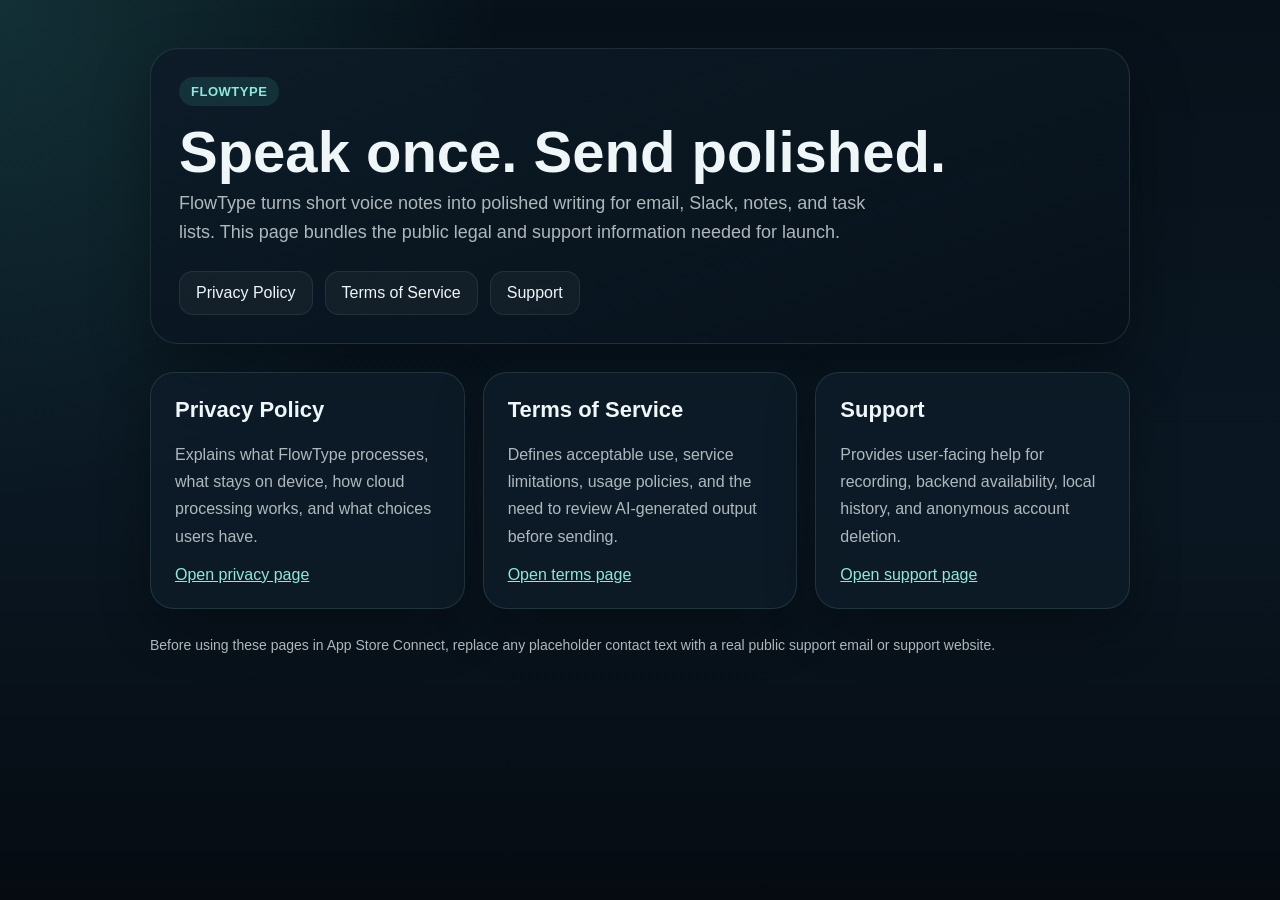
<file: docs/index.html>
<!DOCTYPE html>
<html lang="en">
<head>
  <meta charset="utf-8">
  <meta name="viewport" content="width=device-width, initial-scale=1">
  <title>FlowType Legal and Support</title>
  <link rel="stylesheet" href="./styles.css">
</head>
<body>
  <main class="page">
    <section class="hero">
      <div class="eyebrow">FlowType</div>
      <h1>Speak once. Send polished.</h1>
      <p class="lede">
        FlowType turns short voice notes into polished writing for email, Slack, notes, and task lists.
        This page bundles the public legal and support information needed for launch.
      </p>
      <nav class="nav" aria-label="Primary">
        <a href="./privacy.html">Privacy Policy</a>
        <a href="./terms.html">Terms of Service</a>
        <a href="./support.html">Support</a>
      </nav>
    </section>

    <section class="grid">
      <article class="card">
        <h2>Privacy Policy</h2>
        <p>Explains what FlowType processes, what stays on device, how cloud processing works, and what choices users have.</p>
        <a href="./privacy.html">Open privacy page</a>
      </article>

      <article class="card">
        <h2>Terms of Service</h2>
        <p>Defines acceptable use, service limitations, usage policies, and the need to review AI-generated output before sending.</p>
        <a href="./terms.html">Open terms page</a>
      </article>

      <article class="card">
        <h2>Support</h2>
        <p>Provides user-facing help for recording, backend availability, local history, and anonymous account deletion.</p>
        <a href="./support.html">Open support page</a>
      </article>
    </section>

    <p class="footer">
      Before using these pages in App Store Connect, replace any placeholder contact text with a real public support email or support website.
    </p>
  </main>
</body>
</html>
</file>
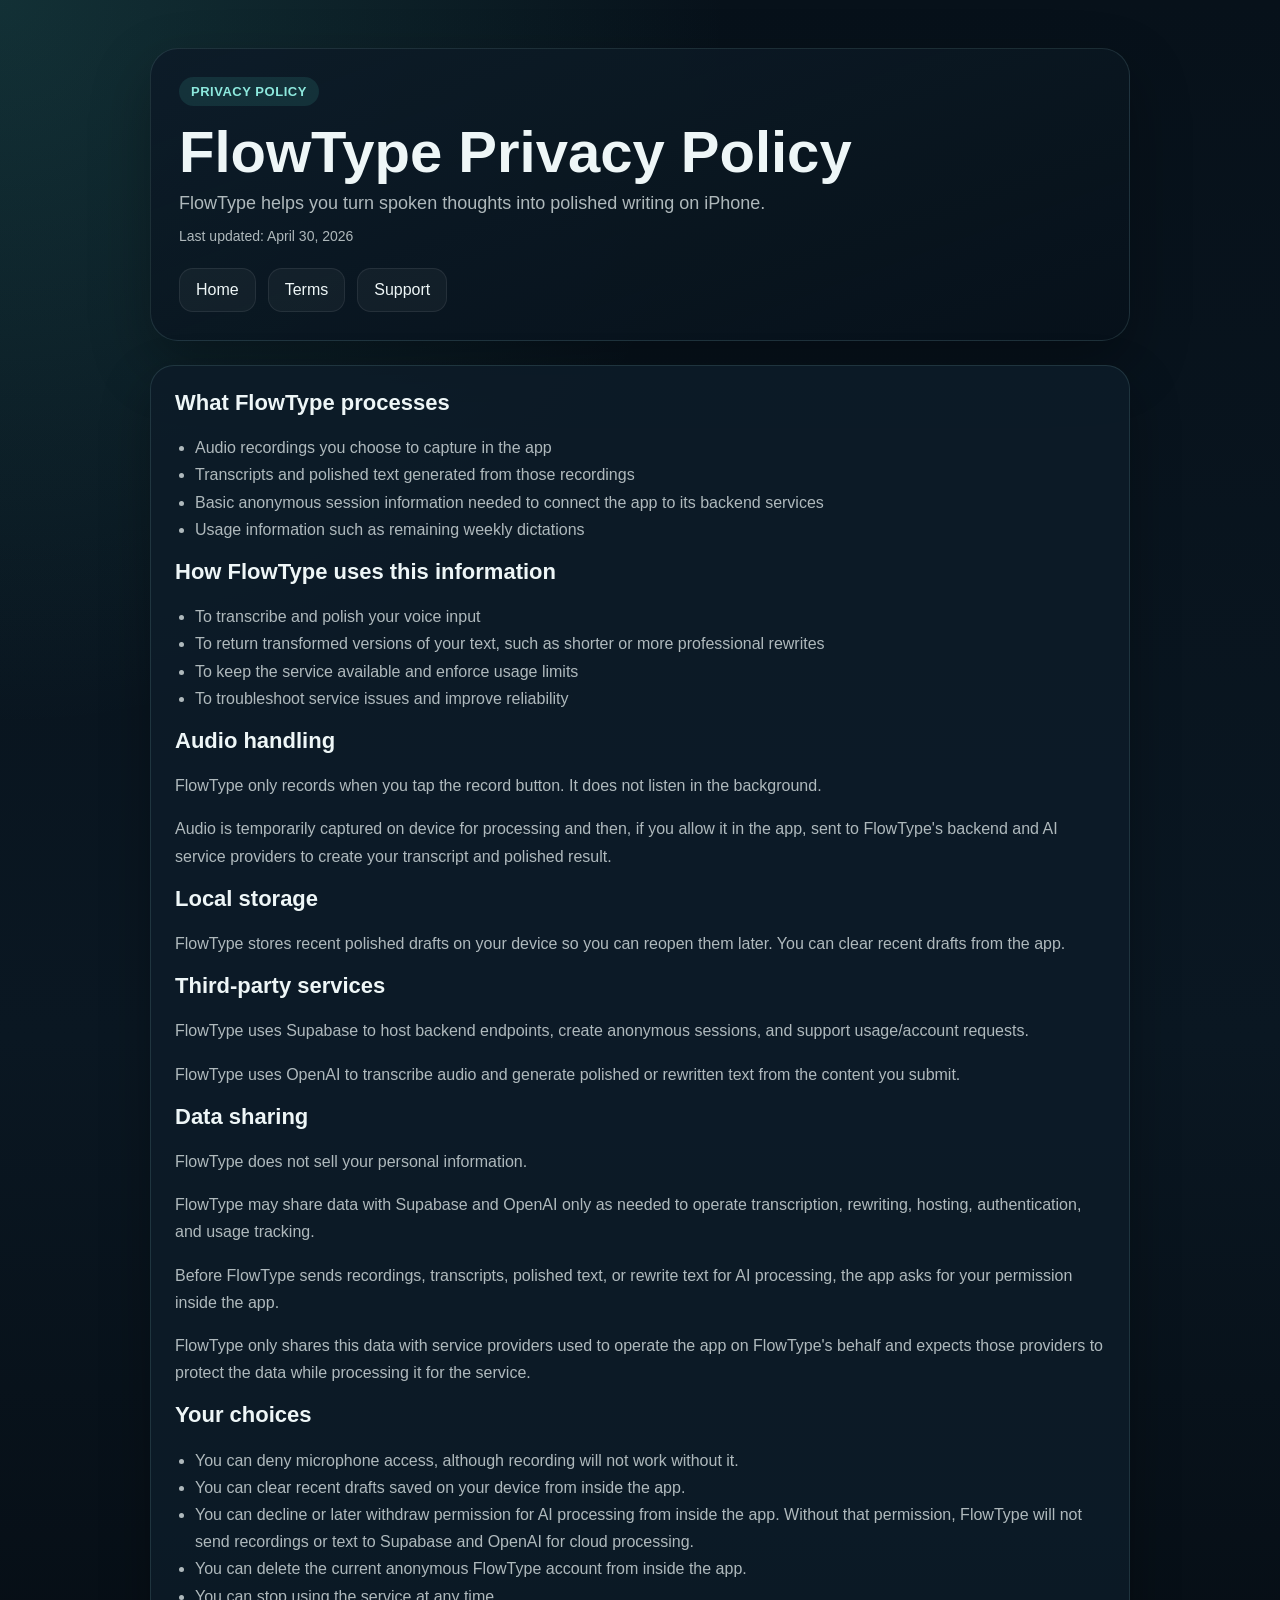
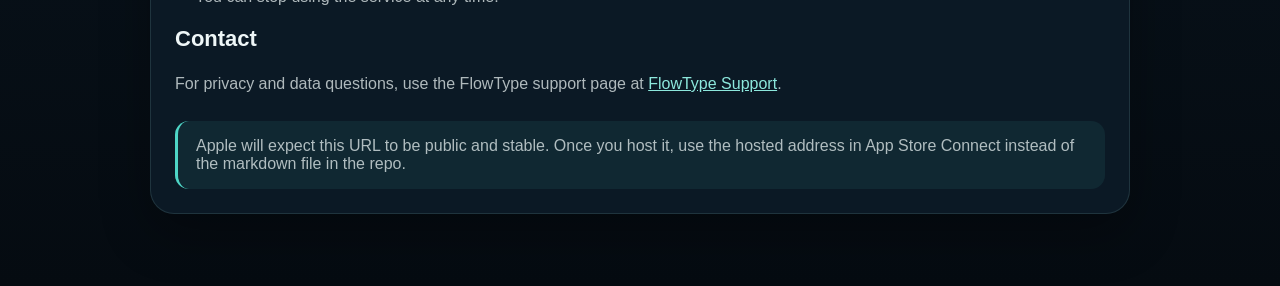
<file: docs/privacy.html>
<!DOCTYPE html>
<html lang="en">
<head>
  <meta charset="utf-8">
  <meta name="viewport" content="width=device-width, initial-scale=1">
  <title>FlowType Privacy Policy</title>
  <link rel="stylesheet" href="./styles.css">
</head>
<body>
  <main class="page">
    <section class="hero">
      <div class="eyebrow">Privacy Policy</div>
      <h1>FlowType Privacy Policy</h1>
      <p class="lede">FlowType helps you turn spoken thoughts into polished writing on iPhone.</p>
      <p class="meta">Last updated: April 30, 2026</p>
      <nav class="nav" aria-label="Secondary">
        <a href="./index.html">Home</a>
        <a href="./terms.html">Terms</a>
        <a href="./support.html">Support</a>
      </nav>
    </section>

    <section class="content">
      <h2>What FlowType processes</h2>
      <ul>
        <li>Audio recordings you choose to capture in the app</li>
        <li>Transcripts and polished text generated from those recordings</li>
        <li>Basic anonymous session information needed to connect the app to its backend services</li>
        <li>Usage information such as remaining weekly dictations</li>
      </ul>

      <h2>How FlowType uses this information</h2>
      <ul>
        <li>To transcribe and polish your voice input</li>
        <li>To return transformed versions of your text, such as shorter or more professional rewrites</li>
        <li>To keep the service available and enforce usage limits</li>
        <li>To troubleshoot service issues and improve reliability</li>
      </ul>

      <h2>Audio handling</h2>
      <p>FlowType only records when you tap the record button. It does not listen in the background.</p>
      <p>Audio is temporarily captured on device for processing and then, if you allow it in the app, sent to FlowType's backend and AI service providers to create your transcript and polished result.</p>

      <h2>Local storage</h2>
      <p>FlowType stores recent polished drafts on your device so you can reopen them later. You can clear recent drafts from the app.</p>

      <h2>Third-party services</h2>
      <p>FlowType uses Supabase to host backend endpoints, create anonymous sessions, and support usage/account requests.</p>
      <p>FlowType uses OpenAI to transcribe audio and generate polished or rewritten text from the content you submit.</p>

      <h2>Data sharing</h2>
      <p>FlowType does not sell your personal information.</p>
      <p>FlowType may share data with Supabase and OpenAI only as needed to operate transcription, rewriting, hosting, authentication, and usage tracking.</p>
      <p>Before FlowType sends recordings, transcripts, polished text, or rewrite text for AI processing, the app asks for your permission inside the app.</p>
      <p>FlowType only shares this data with service providers used to operate the app on FlowType's behalf and expects those providers to protect the data while processing it for the service.</p>

      <h2>Your choices</h2>
      <ul>
        <li>You can deny microphone access, although recording will not work without it.</li>
        <li>You can clear recent drafts saved on your device from inside the app.</li>
        <li>You can decline or later withdraw permission for AI processing from inside the app. Without that permission, FlowType will not send recordings or text to Supabase and OpenAI for cloud processing.</li>
        <li>You can delete the current anonymous FlowType account from inside the app.</li>
        <li>You can stop using the service at any time.</li>
      </ul>

      <h2>Contact</h2>
      <p>For privacy and data questions, use the FlowType support page at <a href="./support.html">FlowType Support</a>.</p>

      <div class="note">
        Apple will expect this URL to be public and stable. Once you host it, use the hosted address in App Store Connect instead of the markdown file in the repo.
      </div>
    </section>
  </main>
</body>
</html>
</file>
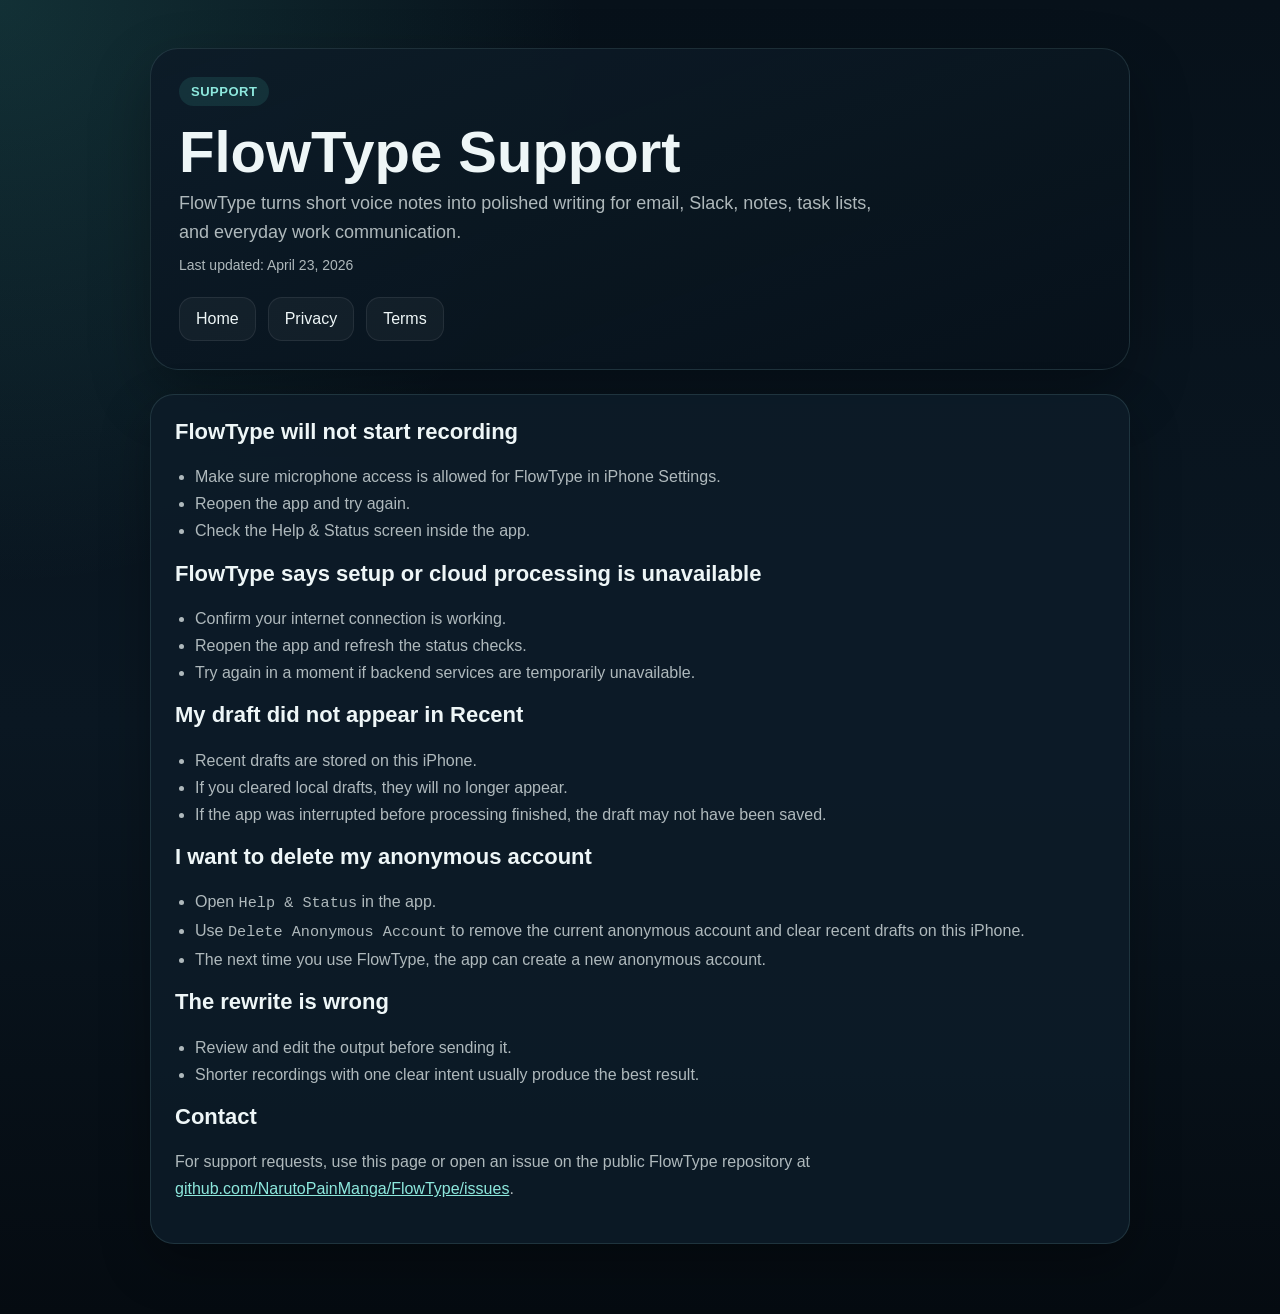
<file: docs/support.html>
<!DOCTYPE html>
<html lang="en">
<head>
  <meta charset="utf-8">
  <meta name="viewport" content="width=device-width, initial-scale=1">
  <title>FlowType Support</title>
  <link rel="stylesheet" href="./styles.css">
</head>
<body>
  <main class="page">
    <section class="hero">
      <div class="eyebrow">Support</div>
      <h1>FlowType Support</h1>
      <p class="lede">FlowType turns short voice notes into polished writing for email, Slack, notes, task lists, and everyday work communication.</p>
      <p class="meta">Last updated: April 23, 2026</p>
      <nav class="nav" aria-label="Secondary">
        <a href="./index.html">Home</a>
        <a href="./privacy.html">Privacy</a>
        <a href="./terms.html">Terms</a>
      </nav>
    </section>

    <section class="content">
      <h2>FlowType will not start recording</h2>
      <ul>
        <li>Make sure microphone access is allowed for FlowType in iPhone Settings.</li>
        <li>Reopen the app and try again.</li>
        <li>Check the Help &amp; Status screen inside the app.</li>
      </ul>

      <h2>FlowType says setup or cloud processing is unavailable</h2>
      <ul>
        <li>Confirm your internet connection is working.</li>
        <li>Reopen the app and refresh the status checks.</li>
        <li>Try again in a moment if backend services are temporarily unavailable.</li>
      </ul>

      <h2>My draft did not appear in Recent</h2>
      <ul>
        <li>Recent drafts are stored on this iPhone.</li>
        <li>If you cleared local drafts, they will no longer appear.</li>
        <li>If the app was interrupted before processing finished, the draft may not have been saved.</li>
      </ul>

      <h2>I want to delete my anonymous account</h2>
      <ul>
        <li>Open <code>Help &amp; Status</code> in the app.</li>
        <li>Use <code>Delete Anonymous Account</code> to remove the current anonymous account and clear recent drafts on this iPhone.</li>
        <li>The next time you use FlowType, the app can create a new anonymous account.</li>
      </ul>

      <h2>The rewrite is wrong</h2>
      <ul>
        <li>Review and edit the output before sending it.</li>
        <li>Shorter recordings with one clear intent usually produce the best result.</li>
      </ul>

      <h2>Contact</h2>
      <p>For support requests, use this page or open an issue on the public FlowType repository at <a href="https://github.com/NarutoPainManga/FlowType/issues">github.com/NarutoPainManga/FlowType/issues</a>.</p>
    </section>
  </main>
</body>
</html>
</file>
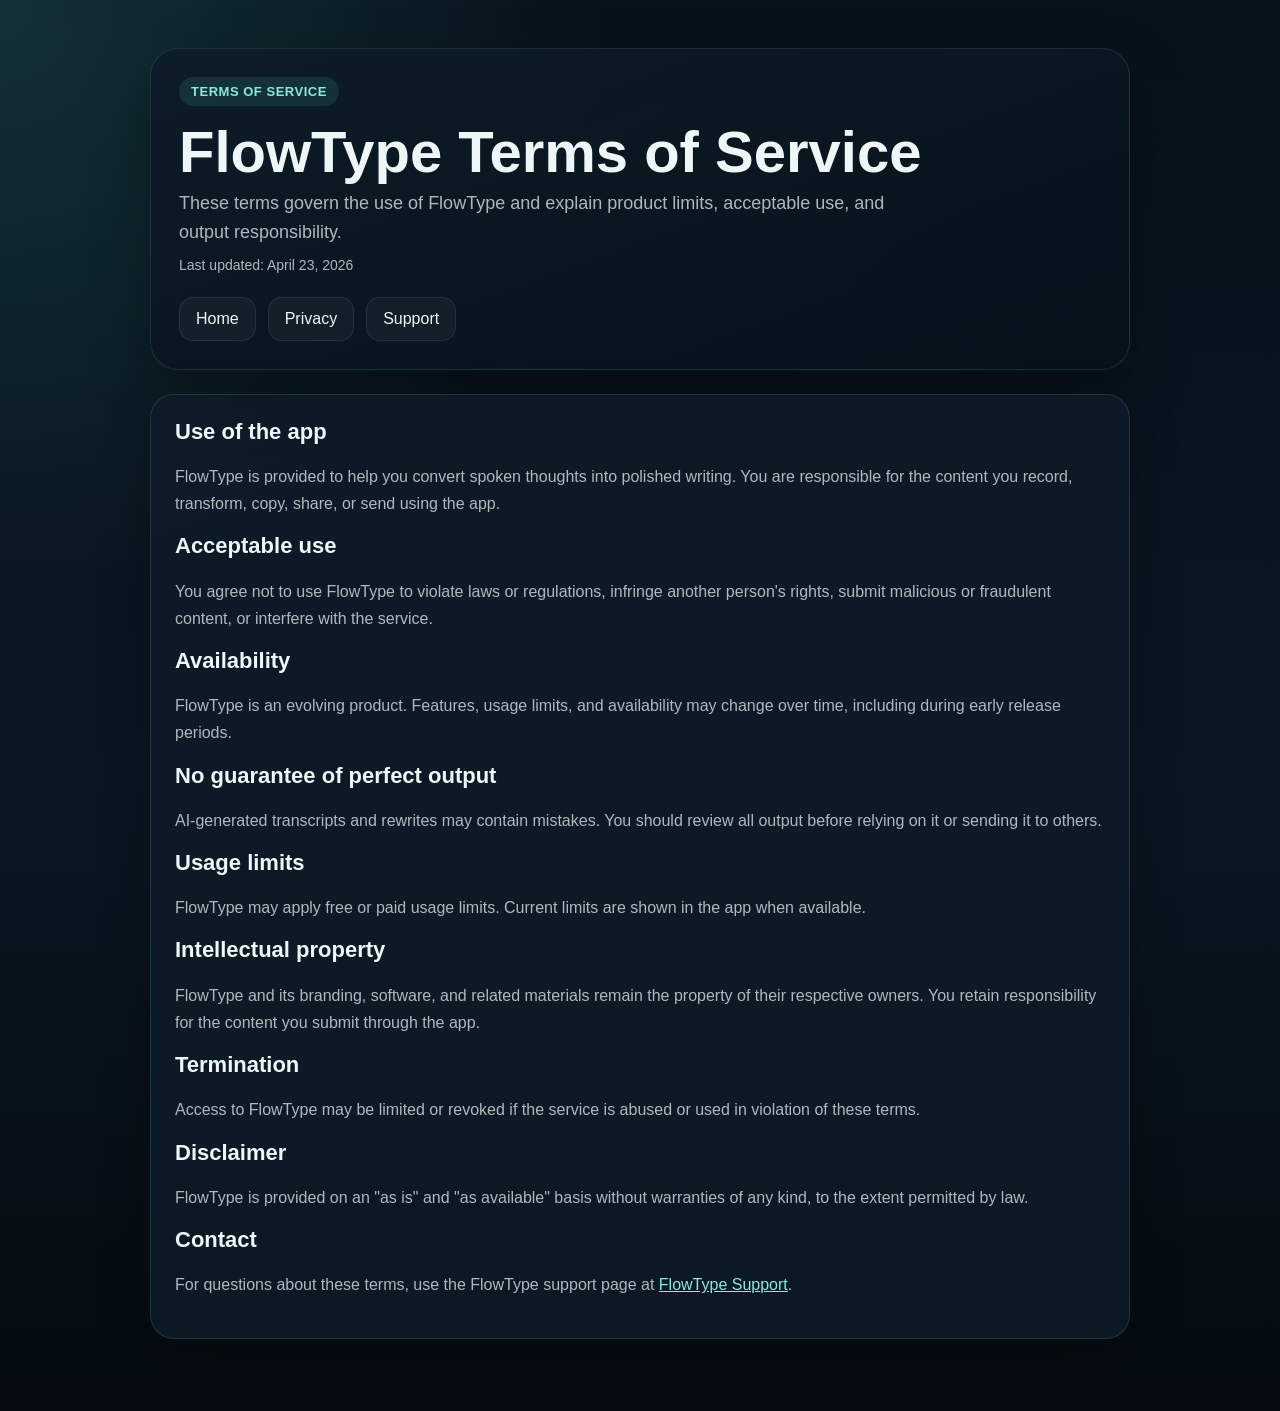
<file: docs/terms.html>
<!DOCTYPE html>
<html lang="en">
<head>
  <meta charset="utf-8">
  <meta name="viewport" content="width=device-width, initial-scale=1">
  <title>FlowType Terms of Service</title>
  <link rel="stylesheet" href="./styles.css">
</head>
<body>
  <main class="page">
    <section class="hero">
      <div class="eyebrow">Terms of Service</div>
      <h1>FlowType Terms of Service</h1>
      <p class="lede">These terms govern the use of FlowType and explain product limits, acceptable use, and output responsibility.</p>
      <p class="meta">Last updated: April 23, 2026</p>
      <nav class="nav" aria-label="Secondary">
        <a href="./index.html">Home</a>
        <a href="./privacy.html">Privacy</a>
        <a href="./support.html">Support</a>
      </nav>
    </section>

    <section class="content">
      <h2>Use of the app</h2>
      <p>FlowType is provided to help you convert spoken thoughts into polished writing. You are responsible for the content you record, transform, copy, share, or send using the app.</p>

      <h2>Acceptable use</h2>
      <p>You agree not to use FlowType to violate laws or regulations, infringe another person's rights, submit malicious or fraudulent content, or interfere with the service.</p>

      <h2>Availability</h2>
      <p>FlowType is an evolving product. Features, usage limits, and availability may change over time, including during early release periods.</p>

      <h2>No guarantee of perfect output</h2>
      <p>AI-generated transcripts and rewrites may contain mistakes. You should review all output before relying on it or sending it to others.</p>

      <h2>Usage limits</h2>
      <p>FlowType may apply free or paid usage limits. Current limits are shown in the app when available.</p>

      <h2>Intellectual property</h2>
      <p>FlowType and its branding, software, and related materials remain the property of their respective owners. You retain responsibility for the content you submit through the app.</p>

      <h2>Termination</h2>
      <p>Access to FlowType may be limited or revoked if the service is abused or used in violation of these terms.</p>

      <h2>Disclaimer</h2>
      <p>FlowType is provided on an "as is" and "as available" basis without warranties of any kind, to the extent permitted by law.</p>

      <h2>Contact</h2>
      <p>For questions about these terms, use the FlowType support page at <a href="./support.html">FlowType Support</a>.</p>
    </section>
  </main>
</body>
</html>
</file>
<file: docs/styles.css>
:root {
  --bg: #07111a;
  --panel: #0d1c28;
  --panel-border: rgba(153, 210, 209, 0.14);
  --text: #eef6f7;
  --muted: rgba(238, 246, 247, 0.72);
  --accent: #4ed5c6;
  --accent-strong: #8de8dd;
  --shadow: rgba(0, 0, 0, 0.3);
}

* {
  box-sizing: border-box;
}

body {
  margin: 0;
  font-family: "SF Pro Text", "Helvetica Neue", Helvetica, Arial, sans-serif;
  background:
    radial-gradient(circle at top left, rgba(78, 213, 198, 0.16), transparent 32%),
    linear-gradient(180deg, #07111a 0%, #0a1722 55%, #050b11 100%);
  color: var(--text);
  min-height: 100vh;
}

a {
  color: var(--accent-strong);
}

.page {
  width: min(980px, calc(100% - 32px));
  margin: 0 auto;
  padding: 48px 0 72px;
}

.hero {
  padding: 28px;
  border: 1px solid var(--panel-border);
  border-radius: 28px;
  background: linear-gradient(160deg, rgba(13, 28, 40, 0.96), rgba(7, 17, 26, 0.92));
  box-shadow: 0 24px 60px var(--shadow);
}

.eyebrow {
  display: inline-flex;
  align-items: center;
  gap: 8px;
  padding: 7px 12px;
  border-radius: 999px;
  background: rgba(78, 213, 198, 0.12);
  color: var(--accent-strong);
  font-size: 13px;
  font-weight: 700;
  letter-spacing: 0.04em;
  text-transform: uppercase;
}

h1 {
  margin: 18px 0 10px;
  font-size: clamp(34px, 5vw, 58px);
  line-height: 0.95;
}

.lede {
  max-width: 720px;
  margin: 0;
  font-size: 18px;
  line-height: 1.6;
  color: var(--muted);
}

.nav {
  display: flex;
  flex-wrap: wrap;
  gap: 12px;
  margin-top: 24px;
}

.nav a {
  padding: 12px 16px;
  border-radius: 14px;
  border: 1px solid rgba(255, 255, 255, 0.08);
  background: rgba(255, 255, 255, 0.04);
  text-decoration: none;
  color: var(--text);
}

.grid {
  display: grid;
  grid-template-columns: repeat(auto-fit, minmax(260px, 1fr));
  gap: 18px;
  margin-top: 28px;
}

.card,
.content {
  padding: 24px;
  border: 1px solid var(--panel-border);
  border-radius: 24px;
  background: rgba(13, 28, 40, 0.88);
  box-shadow: 0 20px 50px var(--shadow);
}

.card h2,
.content h2 {
  margin-top: 0;
  font-size: 22px;
}

.card p,
.content p,
.content li {
  color: var(--muted);
  line-height: 1.7;
}

.content {
  margin-top: 24px;
}

.content h3 {
  margin-top: 26px;
  margin-bottom: 8px;
  font-size: 18px;
}

.content ul {
  padding-left: 20px;
}

.meta {
  margin-top: 10px;
  font-size: 14px;
  color: var(--muted);
}

.note {
  margin-top: 24px;
  padding: 16px 18px;
  border-left: 3px solid var(--accent);
  border-radius: 14px;
  background: rgba(78, 213, 198, 0.08);
  color: var(--muted);
}

.footer {
  margin-top: 28px;
  color: var(--muted);
  font-size: 14px;
}

code {
  font-family: "SF Mono", Menlo, Monaco, Consolas, monospace;
  font-size: 0.95em;
}
</file>
